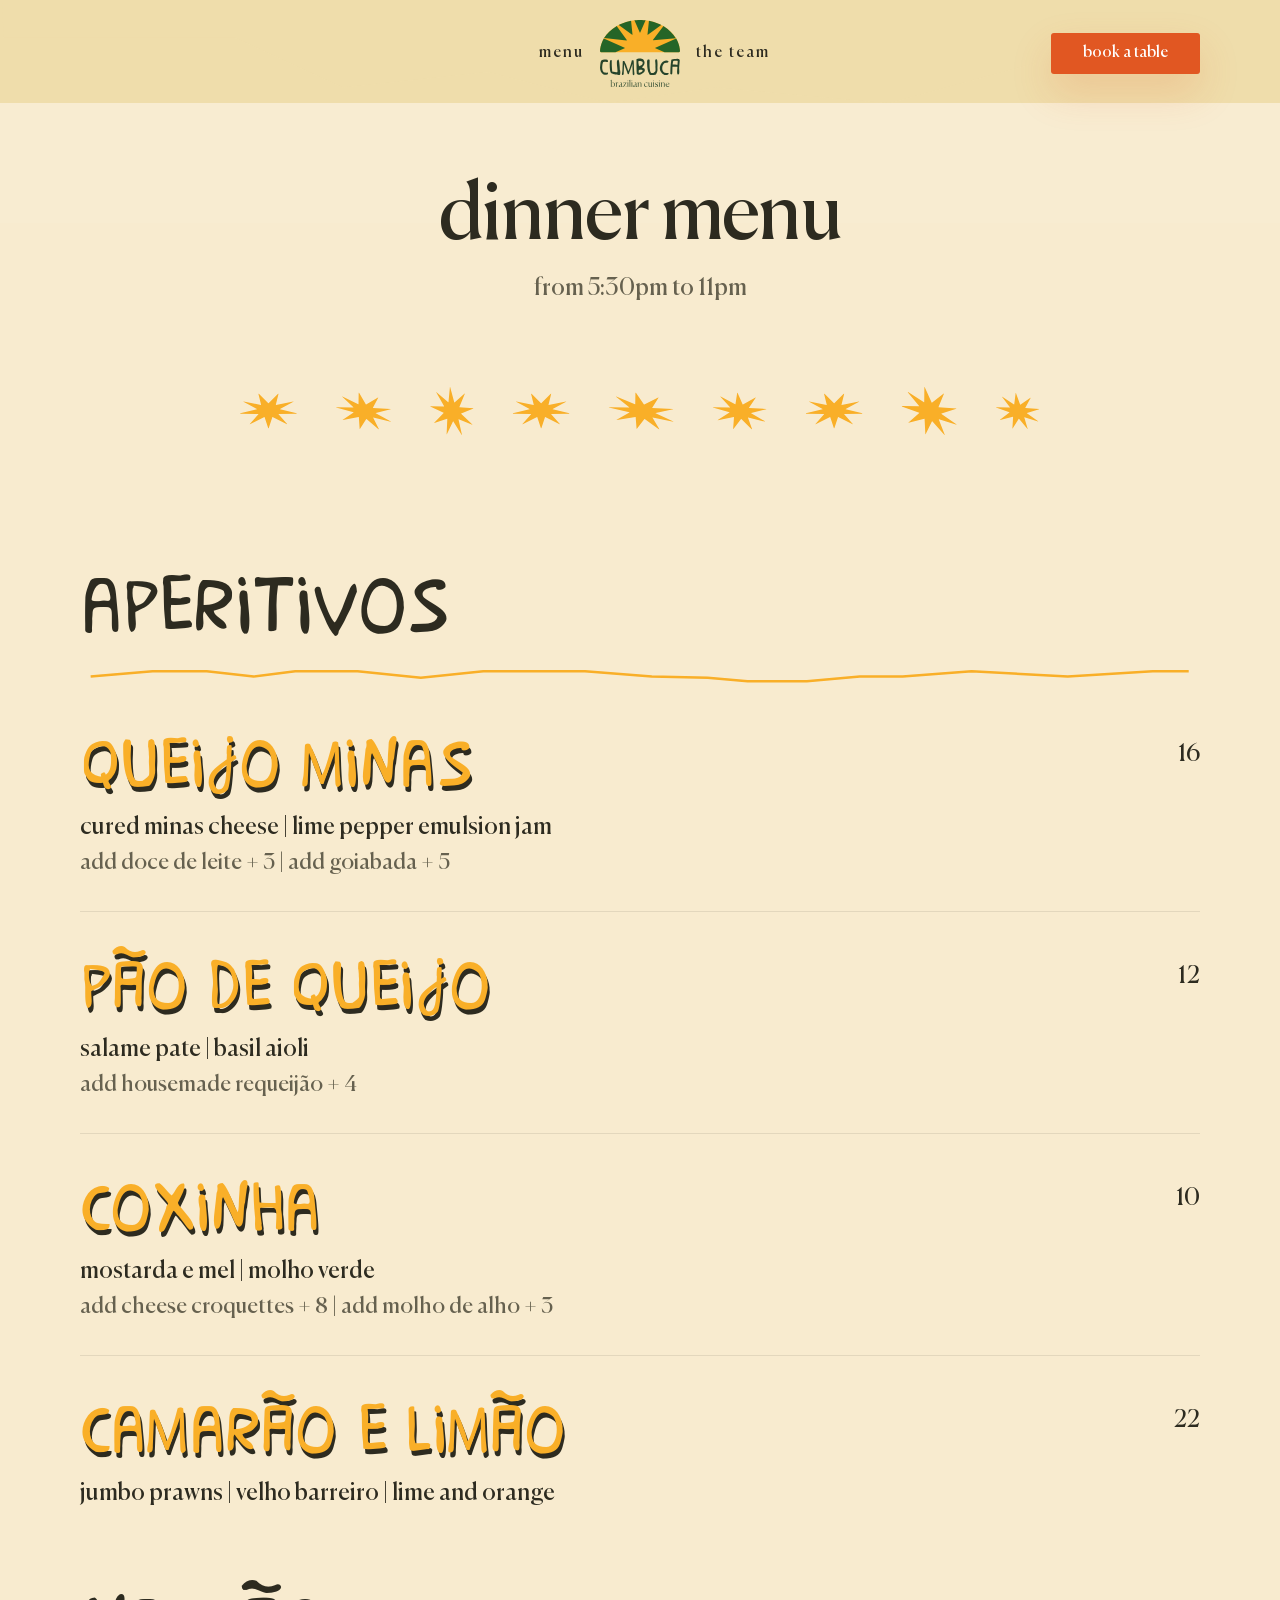
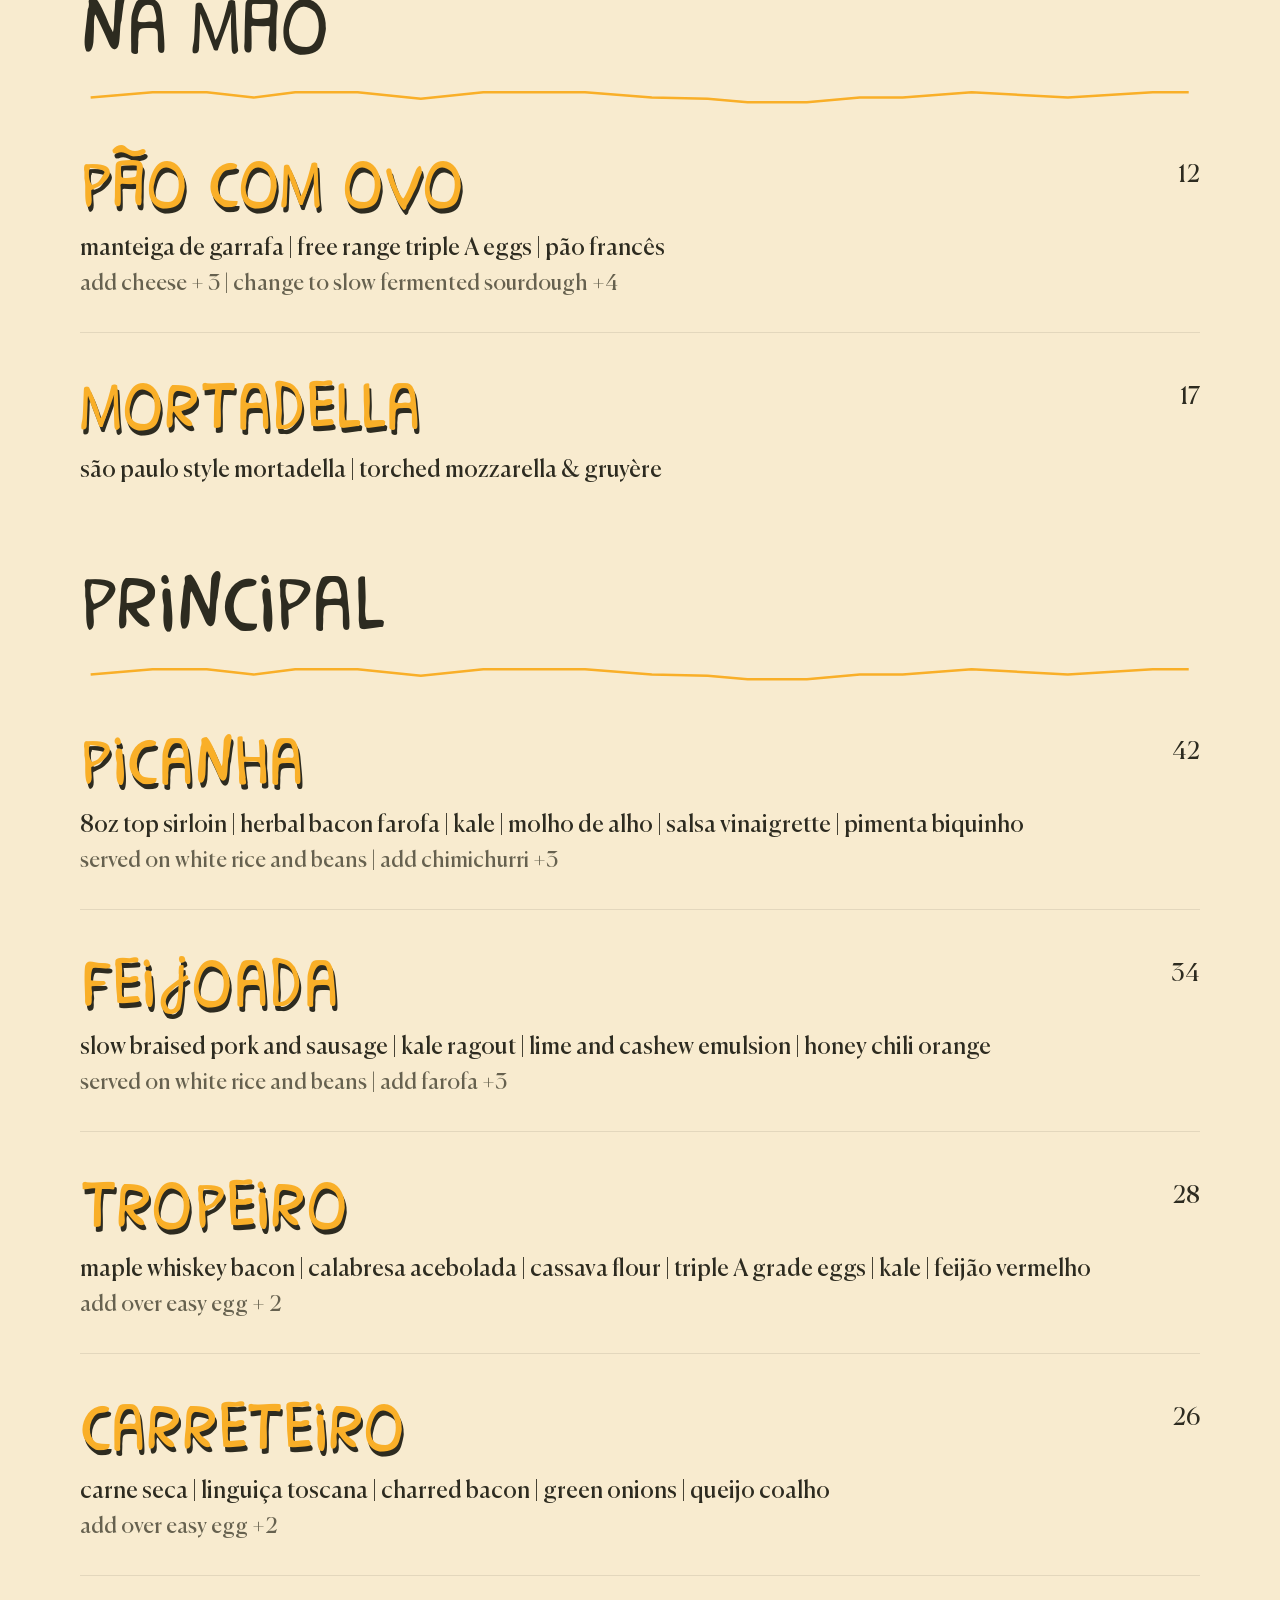
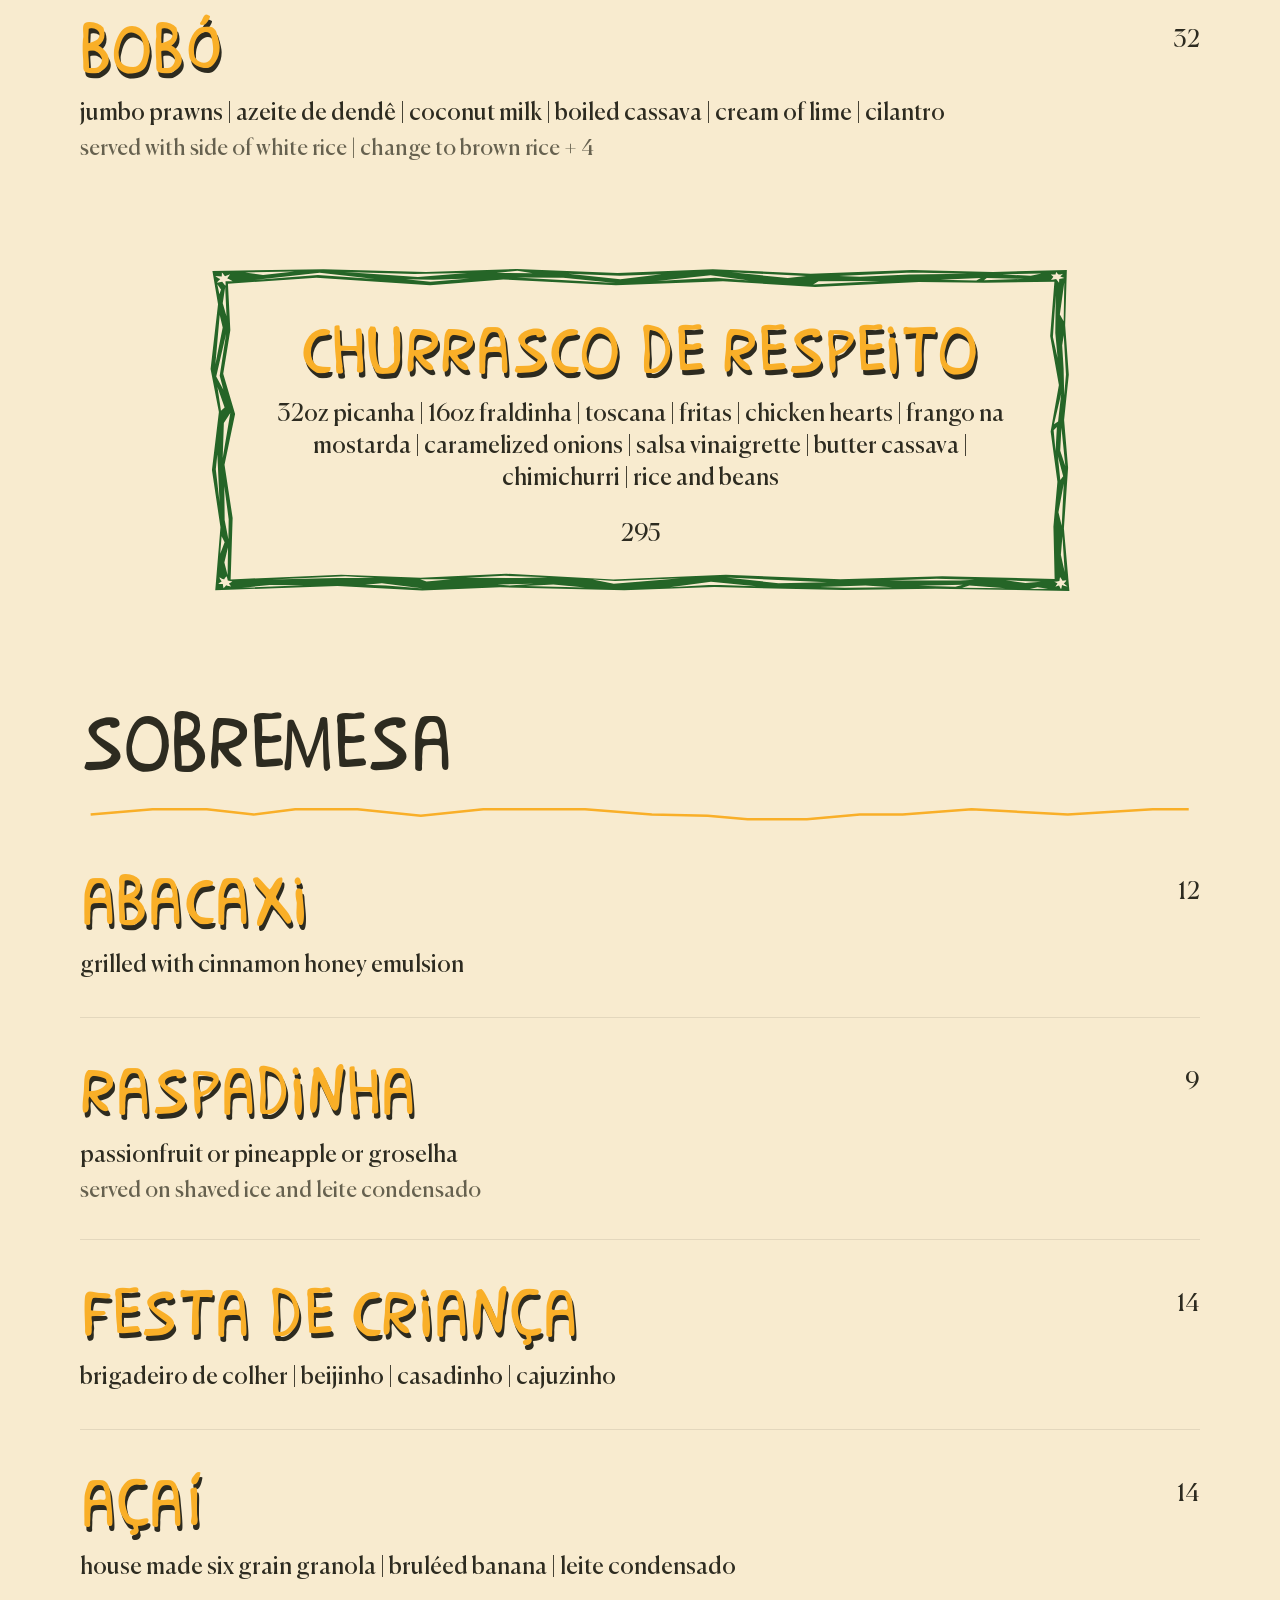
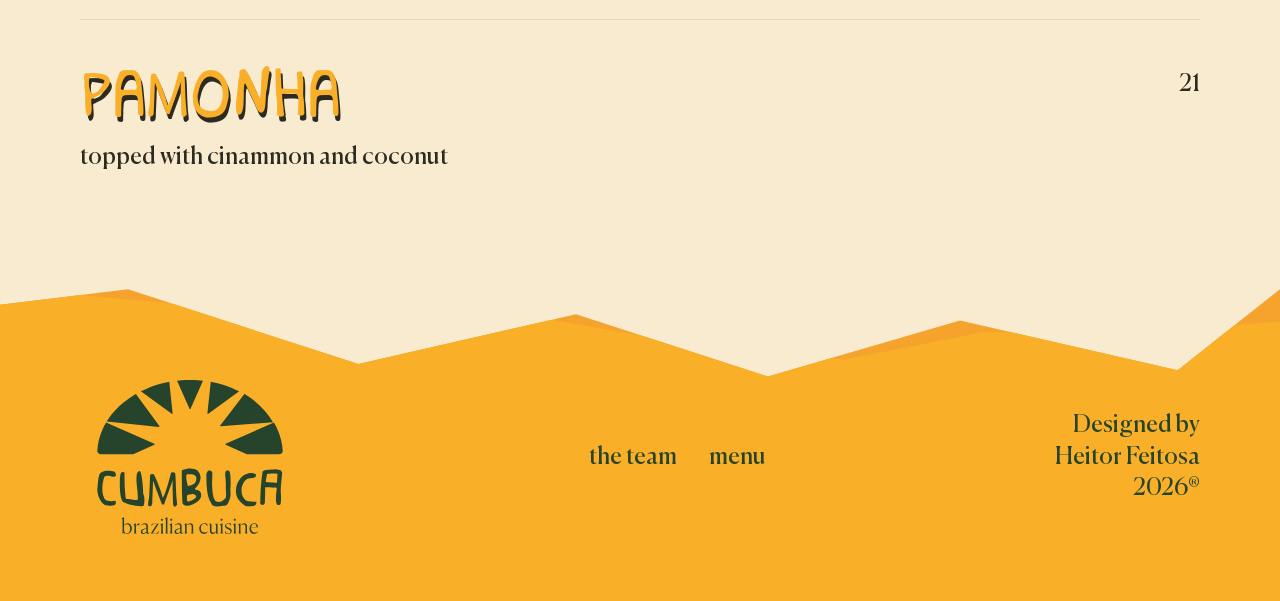
<file: menu.html>
<!DOCTYPE html>
<html lang="en">
  <head>
    <meta charset="UTF-8" />
    <meta name="viewport" content="width=device-width, initial-scale=1.0" />
    <title>Menu | Cumbuca</title>
    <link rel="preconnect" href="https://fonts.googleapis.com" />
    <link rel="preconnect" href="https://fonts.gstatic.com" crossorigin="anonymous" />
    <link
      href="https://fonts.googleapis.com/css2?family=Amatic+SC:wght@700;800&family=Inter:wght@400;500;600;700&display=swap"
      rel="stylesheet"
    />
    <link rel="stylesheet" href="styles.css" />
  </head>
  <body>
    <div class="site-shell">
      <header class="site-header">
        <div class="container header-inner">
          <div class="header-left">
            <a class="header-link" href="/Cumbuca/menu.html">Menu</a>
          </div>

          <a class="brand" href="index.html">
            <img src="assets/logo.svg" alt="Cumbuca logo" />
          </a>

          <div class="header-right">
            <a class="header-link" href="/Cumbuca/team.html">The Team</a>
            <a class="btn btn-primary" href="index.html#reserve">Book a Table</a>
          </div>
        </div>
      </header>

      <main>
        <section class="menu-hero">
          <div class="menu-hero-wave"></div>
          <div class="menu-hero-content">
            <h1 class="menu-title">dinner menu</h1>
            <p class="menu-subtitle">from 5:30pm to 11pm</p>
          </div>
          <div class="menu-decorative-row">
            <img src="assets/star-row.svg" alt="Decorative stars" />
          </div>
        </section>

        <div class="container menu-items-wrapper">
          <section class="menu-section" id="aperitivos">
            <div class="menu-section-header">
              <h2 class="menu-section-title">aperitivos</h2>
              <div class="menu-divider"></div>
            </div>

            <div class="menu-section-items">
              <article class="menu-item">
                <div class="menu-item-header">
                  <h3 class="menu-item-name">queijo minas</h3>
                  <p class="menu-item-price">16</p>
                </div>
                <div class="menu-item-description">
                  <p class="menu-item-main">cured minas cheese | lime pepper emulsion jam</p>
                  <p class="menu-item-notes">add doce de leite + 3 | add goiabada + 5</p>
                </div>
              </article>

              <article class="menu-item">
                <div class="menu-item-header">
                  <h3 class="menu-item-name">pão de queijo</h3>
                  <p class="menu-item-price">12</p>
                </div>
                <div class="menu-item-description">
                  <p class="menu-item-main">salame pate | basil aioli</p>
                  <p class="menu-item-notes">add housemade requeijão + 4</p>
                </div>
              </article>

              <article class="menu-item">
                <div class="menu-item-header">
                  <h3 class="menu-item-name">coxinha</h3>
                  <p class="menu-item-price">10</p>
                </div>
                <div class="menu-item-description">
                  <p class="menu-item-main">mostarda e mel | molho verde</p>
                  <p class="menu-item-notes">add cheese croquettes + 8 | add molho de alho + 3</p>
                </div>
              </article>

              <article class="menu-item">
                <div class="menu-item-header">
                  <h3 class="menu-item-name">camarão e limão</h3>
                  <p class="menu-item-price">22</p>
                </div>
                <div class="menu-item-description">
                  <p class="menu-item-main">jumbo prawns | velho barreiro | lime and orange</p>
                  <p class="menu-item-notes"></p>
                </div>
              </article>
            </div>
          </section>

          <section class="menu-section" id="na-mao">
            <div class="menu-section-header">
              <h2 class="menu-section-title">na mão</h2>
              <div class="menu-divider"></div>
            </div>

            <div class="menu-section-items">
              <article class="menu-item">
                <div class="menu-item-header">
                  <h3 class="menu-item-name">pão com ovo</h3>
                  <p class="menu-item-price">12</p>
                </div>
                <div class="menu-item-description">
                  <p class="menu-item-main">manteiga de garrafa | free range triple A eggs | pão francês</p>
                  <p class="menu-item-notes">add cheese + 3 | change to slow fermented sourdough +4</p>
                </div>
              </article>

              <article class="menu-item">
                <div class="menu-item-header">
                  <h3 class="menu-item-name">mortadella</h3>
                  <p class="menu-item-price">17</p>
                </div>
                <div class="menu-item-description">
                  <p class="menu-item-main">são paulo style mortadella | torched mozzarella & gruyère</p>
                  <p class="menu-item-notes"></p>
                </div>
              </article>
            </div>
          </section>

          <section class="menu-section" id="principal">
            <div class="menu-section-header">
              <h2 class="menu-section-title">principal</h2>
              <div class="menu-divider"></div>
            </div>

            <div class="menu-section-items">
              <article class="menu-item">
                <div class="menu-item-header">
                  <h3 class="menu-item-name">picanha</h3>
                  <p class="menu-item-price">42</p>
                </div>
                <div class="menu-item-description">
                  <p class="menu-item-main">8oz top sirloin | herbal bacon farofa | kale | molho de alho | salsa vinaigrette | pimenta biquinho</p>
                  <p class="menu-item-notes">served on white rice and beans  |  add chimichurri +3 </p>
                </div>
              </article>

              <article class="menu-item">
                <div class="menu-item-header">
                  <h3 class="menu-item-name">feijoada</h3>
                  <p class="menu-item-price">34</p>
                </div>
                <div class="menu-item-description">
                  <p class="menu-item-main">slow braised pork and sausage | kale ragout | lime and cashew emulsion | honey chili orange</p>
                  <p class="menu-item-notes">served on white rice and beans  |  add farofa  +3</p>
                </div>
              </article>

              <article class="menu-item">
                <div class="menu-item-header">
                  <h3 class="menu-item-name">tropeiro</h3>
                  <p class="menu-item-price">28</p>
                </div>
                <div class="menu-item-description">
                  <p class="menu-item-main">maple whiskey bacon | calabresa acebolada | cassava flour | triple A grade eggs | kale | feijão vermelho</p>
                  <p class="menu-item-notes">add over easy egg + 2</p>
                </div>
              </article>

              <article class="menu-item">
                <div class="menu-item-header">
                  <h3 class="menu-item-name">carreteiro</h3>
                  <p class="menu-item-price">26</p>
                </div>
                <div class="menu-item-description">
                  <p class="menu-item-main">carne seca | linguiça toscana | charred bacon | green onions | queijo coalho</p>
                  <p class="menu-item-notes">add over easy egg +2</p>
                </div>
              </article>

              <article class="menu-item">
                <div class="menu-item-header">
                  <h3 class="menu-item-name">bobó</h3>
                  <p class="menu-item-price">32</p>
                </div>
                <div class="menu-item-description">
                  <p class="menu-item-main">jumbo prawns | azeite de dendê | coconut milk | boiled cassava | cream of lime | cilantro</p>
                  <p class="menu-item-notes">served with side of white rice | change to brown rice + 4</p>
                </div>
              </article>
            </div>
          </section>

          <section class="menu-special" id="churrasco">
            <div class="menu-special-content">
              <h2 class="menu-special-title">churrasco de respeito</h2>
              <p class="menu-special-description">
                32oz picanha | 16oz fraldinha | toscana | fritas | 
chicken hearts | frango na mostarda | caramelized onions |
 salsa vinaigrette | butter cassava | chimichurri | rice and beans
              </p>
              <p class="menu-special-price">295</p>
            </div>
          </section>

          <section class="menu-section" id="sobremesa">
            <div class="menu-section-header">
              <h2 class="menu-section-title">sobremesa</h2>
              <div class="menu-divider"></div>
            </div>

            <div class="menu-section-items">
              <article class="menu-item">
                <div class="menu-item-header">
                  <h3 class="menu-item-name">abacaxi</h3>
                  <p class="menu-item-price">12</p>
                </div>
                <div class="menu-item-description">
                  <p class="menu-item-main">grilled with cinnamon honey emulsion</p>
                  <p class="menu-item-notes"></p>
                </div>
              </article>

              <article class="menu-item">
                <div class="menu-item-header">
                  <h3 class="menu-item-name">raspadinha</h3>
                  <p class="menu-item-price">9</p>
                </div>
                <div class="menu-item-description">
                  <p class="menu-item-main">passionfruit or pineapple or groselha</p>
                  <p class="menu-item-notes">served on shaved ice and leite condensado</p>
                </div>
              </article>

              <article class="menu-item">
                <div class="menu-item-header">
                  <h3 class="menu-item-name">festa de criança</h3>
                  <p class="menu-item-price">14</p>
                </div>
                <div class="menu-item-description">
                  <p class="menu-item-main">brigadeiro de colher | beijinho |
casadinho | cajuzinho</p>
                  <p class="menu-item-notes"></p>
                </div>
              </article>

              <article class="menu-item">
                <div class="menu-item-header">
                  <h3 class="menu-item-name">açaí</h3>
                  <p class="menu-item-price">14</p>
                </div>
                <div class="menu-item-description">
                  <p class="menu-item-main">house made six grain granola | bruléed banana | leite condensado</p>
                  <p class="menu-item-notes"></p>
                </div>
              </article>

              <article class="menu-item">
                <div class="menu-item-header">
                  <h3 class="menu-item-name">pamonha</h3>
                  <p class="menu-item-price">21</p>
                </div>
                <div class="menu-item-description">
                  <p class="menu-item-main">topped with cinammon and coconut</p>
                  <p class="menu-item-notes"></p>
                </div>
              </article>
            </div>
          </section>
        </div>
      </main>

      <footer class="site-footer">
        <div class="footer-frame">
          <div class="container footer-inner">
            <div class="footer-branding">
              <img src="assets/logo-negative.svg" alt="Cumbuca logo" class="footer-logo" />
            </div>
            <div class="footer-links">
              <a href="team.html">the team</a>
              <a href="menu.html">menu</a>
            </div>
            <div class="footer-designed">
              <p>Designed by</p>
              <p>Heitor Feitosa</p>
              <p>2026®</p>
            </div>
          </div>
        </div>
      </footer>
    </div>
  </body>
</html>
</file>
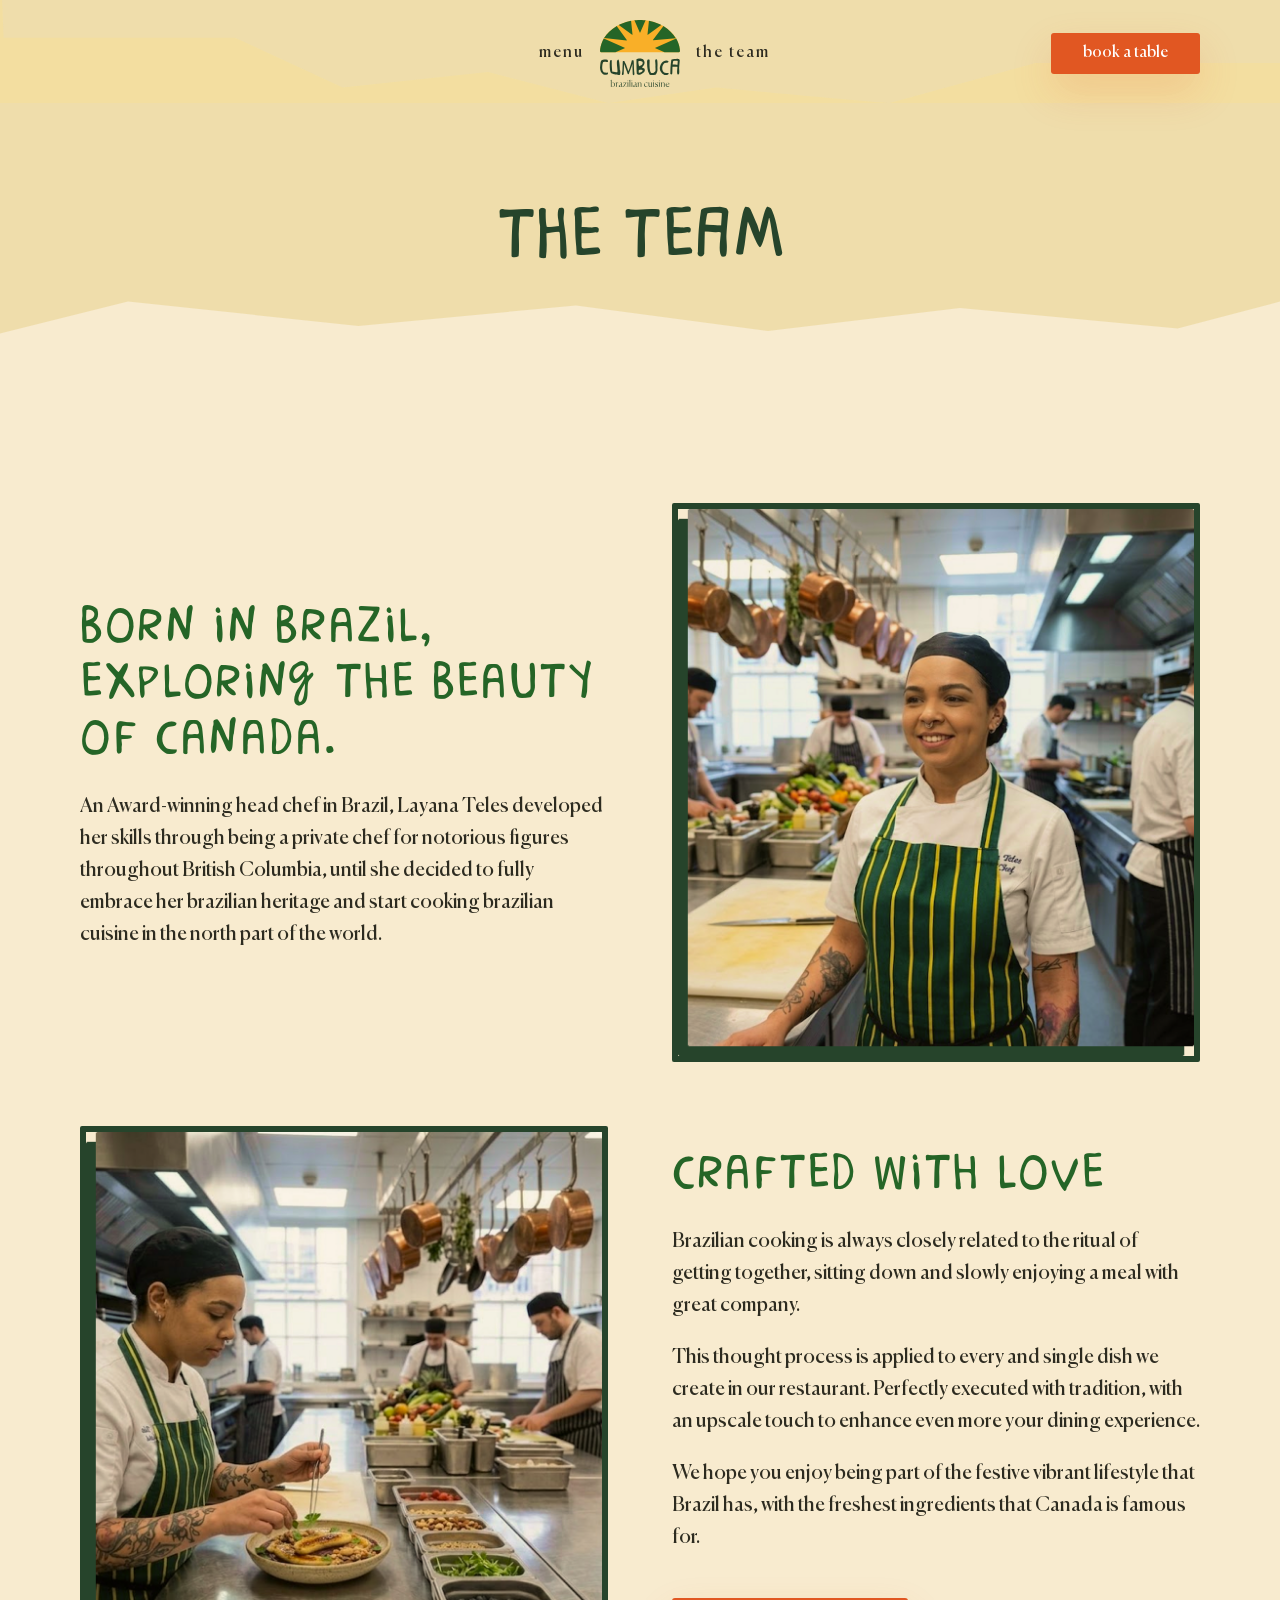
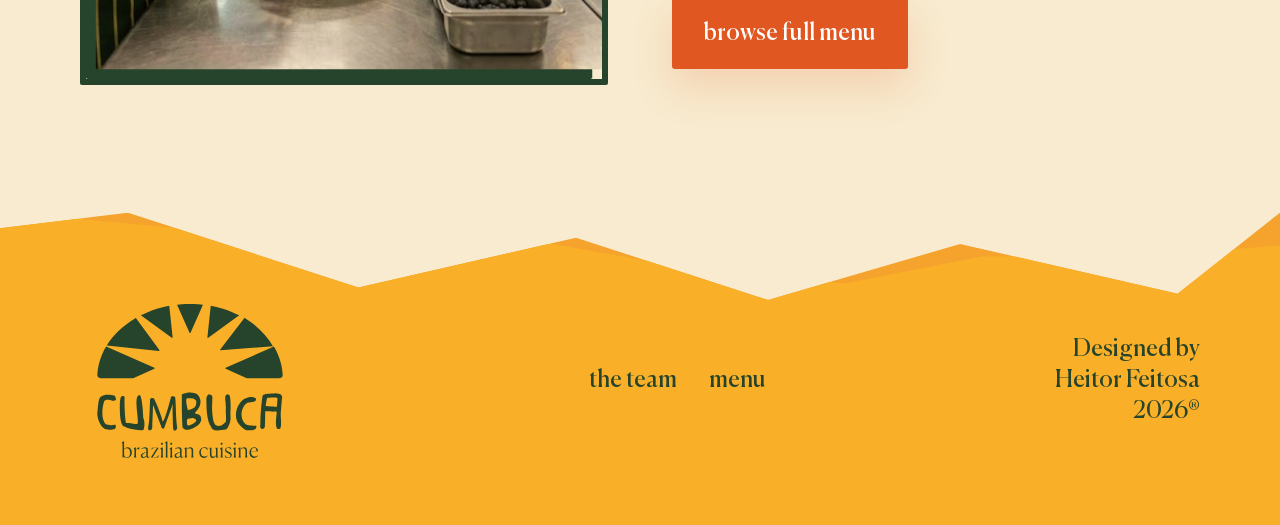
<file: team.html>
<!DOCTYPE html>
<html lang="en">
  <head>
    <meta charset="UTF-8" />
    <meta name="viewport" content="width=device-width, initial-scale=1.0" />
    <title>The Team | Cumbuca</title>
    <link rel="preconnect" href="https://fonts.googleapis.com" />
    <link rel="preconnect" href="https://fonts.gstatic.com" crossorigin="anonymous" />
    <link
      href="https://fonts.googleapis.com/css2?family=Amatic+SC:wght@700;800&family=Inter:wght@400;500;600;700&display=swap"
      rel="stylesheet"
    />
    <link rel="stylesheet" href="styles.css" />
  </head>
  <body>
    <div class="site-shell team-page">
      <header class="site-header">
        <div class="container header-inner">
          <div class="header-left">
            <a class="header-link" href="menu.html">Menu</a>
          </div>

          <a class="brand" href="index.html">
            <img src="assets/logo.svg" alt="Cumbuca logo" />
          </a>

          <div class="header-right">
            <a class="header-link" href="team.html">The Team</a>
            <a class="btn btn-primary" href="index.html#reserve">Book a Table</a>
          </div>
        </div>
      </header>

      <main>
        <section class="team-hero">
          <div class="team-hero-inner container">
            <h1 class="team-page-title">the team</h1>
          </div>
          <div class="team-hero-wave"></div>
        </section>

        <section class="team-content container">
          <div class="team-row team-row--reverse">
            <div class="team-copy">
              <h2>born in brazil, exploring the beauty of canada.</h2>
              <p>
                An Award-winning head chef in Brazil, Layana Teles developed her skills through being a private
                chef for notorious figures throughout British Columbia, until she decided to fully embrace her
                brazilian heritage and start cooking brazilian cuisine in the north part of the world.
              </p>
            </div>
            <div class="team-image team-image--hero">
              <img src="assets/lay-photo-1.png" alt="Chef in kitchen" />
            </div>
          </div>

          <div class="team-row">
            <div class="team-image team-image--hero">
              <img src="assets/lay-photo-2.png" alt="Kitchen team preparing food" />
            </div>
            <div class="team-copy">
              <h2>crafted with love</h2>
              <p>
                Brazilian cooking is always closely related to the ritual of getting together, sitting down and
                slowly enjoying a meal with great company.
              </p>
              <p>
                This thought process is applied to every and single dish we create in our restaurant. Perfectly
                executed with tradition, with an upscale touch to enhance even more your dining experience.
              </p>
              <p>
                We hope you enjoy being part of the festive vibrant lifestyle that Brazil has, with the freshest
                ingredients that Canada is famous for.
              </p>
              <a class="btn btn-primary team-page-btn" href="menu.html">browse full menu</a>
            </div>
          </div>
        </section>

        <footer class="site-footer">
          <div class="footer-frame">
            <div class="container footer-inner">
              <div class="footer-branding">
                <img src="assets/logo-negative.svg" alt="Cumbuca logo" class="footer-logo" />
              </div>
              <div class="footer-links">
                <a href="team.html">the team</a>
                <a href="menu.html">menu</a>
              </div>
              <div class="footer-designed">
                <p>Designed by</p>
                <p>Heitor Feitosa</p>
                <p>2026®</p>
              </div>
            </div>
          </div>
        </footer>
      </main>
    </div>
  </body>
</html>
</file>
<file: styles.css>
@font-face {
  font-family: "Canela Regular";
  src: url("assets/FontsFree-Net-Canela-Regular.ttf") format("truetype");
  font-weight: 400;
  font-style: normal;
  font-display: swap;
}

@font-face {
  font-family: "Brasilero";
  src: url("assets/Brasilero2018Free.otf") format("opentype");
  font-weight: 400;
  font-style: normal;
  font-display: swap;
}

:root {
  color-scheme: light;
  font-family: "Inter", sans-serif;
  font-size: 16px;
  color: #2d2b20;
  background: #f8ebcf;
  line-height: 1.6;
  --surface: #f8ebcf;
  --surface-soft: #fff2d4;
  --surface-strong: #f3d681;
  --text: #2d2b20;
  --muted: #66614f;
  --primary: #e15722;
  --secondary: #4f7c3b;
  --accent: #f3be45;
  --shadow: 0 20px 80px rgba(47, 44, 33, 0.08);
}

* {
  box-sizing: border-box;
}

html,
body {
  margin: 0;
  min-height: 100%;
}

body {
  background: var(--surface);
  font-family: "Canela Regular", serif;
}

img {
  display: block;
  max-width: 100%;
}

button,
input,
textarea,
a {
  font: inherit;
}

.container {
  width: min(1120px, calc(100% - 2rem));
  margin: 0 auto;
}

.site-header {
  padding: 1.25rem 0 1rem;
  position: sticky;
  top: 0;
  z-index: 10;
  background: #efddab;
  overflow: visible;
  font-family: "Canela Regular", serif;
}

.site-header::after {
  content: "";
  position: absolute;
  left: 0;
  right: 0;
  bottom: 0;
  height: 8rem;
  background: url("assets/top-frame-header.svg") bottom center / cover no-repeat;
  pointer-events: none;
  z-index: 0;
}

.header-inner {
  position: relative;
  z-index: 1;
  display: grid;
  grid-template-columns: 1fr auto 1fr;
  align-items: center;
  gap: 1rem;
}

.header-left,
.header-right {
  display: flex;
  align-items: center;
  gap: 250px;
}

.header-left {
  justify-content: flex-end;
}

.header-right {
  justify-content: flex-start;
}

.brand,
.footer-logo {
  text-decoration: none;
  color: var(--text);
  font-family: "Amatic SC", cursive;
  font-size: clamp(1.45rem, 2vw, 2rem);
  letter-spacing: 0.03em;
}

.brand img {
  display: block;
  width: auto;
  height: 4.2rem;
}

.footer-branding .footer-logo {
  display: block;
  max-width: 220px;
  width: auto;
  height: auto;
}

.header-link {
  color: var(--text);
  text-decoration: none;
  font-weight: 400;
  letter-spacing: 0.12em;
  text-transform: lowercase;
}

.header-right .btn {
  margin-left: auto;
}

.btn {
  display: inline-flex;
  align-items: center;
  justify-content: center;
  padding: 0.95rem 2rem;
  border-radius: 16px;
  text-decoration: none;
  transition: transform 0.2s ease, box-shadow 0.2s ease, background-color 0.2s ease;
  font-family: "Canela Regular", serif;
  font-weight: 400;
  text-transform: lowercase;
}

.header-link:hover {
  color: var(--secondary);
}

.site-nav {
  display: flex;
  align-items: center;
  gap: 1.5rem;
}

.site-nav a {
  text-decoration: none;
  color: var(--text);
  font-weight: 500;
  transition: color 0.2s ease;
}

.site-nav a:hover {
  color: var(--secondary);
}

.btn {
  display: inline-flex;
  align-items: center;
  justify-content: center;
  padding: 0.50rem 2rem;
  border-radius: 3px;
  text-decoration: none;
  transition: transform 0.2s ease, box-shadow 0.2s ease, background-color 0.2s ease;
  font-family: "Canela Regular", serif;
  font-weight: 400;
  text-transform: lowercase;
}

.btn:hover {
  transform: translateY(-5px);
}

.btn-primary {
  background: var(--primary);
  color: white;
  box-shadow: 0 18px 40px rgba(225, 87, 34, 0.18);
}

.btn-secondary {
  background: transparent;
  border: 2px solid var(--secondary);
  color: var(--secondary);
}

.btn-tertiary {
  background: white;
  border: 1px solid rgba(255, 255, 255, 0.35);
  color: #2d2b20;
}

.hero {
  position: relative;
  min-height: 78vh;
  display: grid;
  place-items: center;
  overflow: hidden;
  background: url("assets/header-banner-feijoada.png") center/cover no-repeat;
}

.hero::before {
  content: "";
  position: absolute;
  inset: 0;
  background: none;
}

.hero-overlay {
  display: none;
}

.hero-inner {
  position: relative;
  z-index: 1;
  padding-top: 5rem;
  padding-bottom: 5rem;
  display: grid;
  place-items: center;
  text-align: center;
}

.hero-copy {
  max-width: 760px;
  color: white;
}

.hero h1 {
  margin: 0;
  font-family: "Canela Regular", serif;
  font-weight: 400;
  font-size: clamp(3rem, 5vw, 5.6rem);
  line-height: 1;
  letter-spacing: -0.04em;
  color: white;
  text-shadow: 0 20px 40px rgba(0, 0, 0, 0.25);
}

.hero h1 .highlight {
  color: #f3be45;
}

.hero-text {
  display: none;
}

.hero-actions {
  display: flex;
  justify-content: center;
  gap: 1rem;
  flex-wrap: wrap;
  margin-top: 2rem;
}

.button-reserve {
  background: var(--primary);
  color: white;
}

.hero-actions {
  display: flex;
  flex-wrap: wrap;
  gap: 1rem;
}

.stars-divider {
  position: relative;
  display: flex;
  justify-content: center;
  padding: 0;
  margin-top: -1.5rem;
  margin-bottom: -0.5rem;
  z-index: 2;
}

.stars-divider img {
  display: block;
  width: min(100%, 720px);
  height: auto;
  transition: transform 0.25s ease;
}

.stars-divider img:hover {
  transform: scale(1.2);
}

.story-section {
  padding: 3rem 0 0;
}

.story-card {
  display: grid;
  grid-template-columns: 0.95fr 1.15fr;
  gap: 0.85rem;
  align-items: stretch;
  background: transparent;
  border: none;
  border-radius: 0;
  box-shadow: none;
  overflow: hidden;
}

.story-visual {
  min-height: auto;
  overflow: hidden;
}

.story-visual img {
  width: 100%;
  height: 100%;
  object-fit: cover;
}

.story-copy {
  padding: 3rem;
  display: flex;
  flex-direction: column;
  justify-content: center;
}

.story-title {
  margin: 0 0 1.5rem;
  font-family: "Brasilero", serif;
  font-weight: 400;
  font-size: 48px;
  line-height: 1.05;
  letter-spacing: -0.03em;
  color: #4f7c3b;
}

.story-description {
  margin: 0 0 1.5rem;
  font-family: "Canela Regular", serif;
  font-size: 18px;
  line-height: 1.5;
  color: var(--muted);
  max-width: 42rem;
}

.story-description:last-of-type {
  margin-bottom: 0;
}

.gallery-section {
  padding: 4rem 0 0;
}

.gallery-heading-wrap {
  display: flex;
  align-items: center;
  justify-content: center;
  gap: 1rem;
  margin-bottom: 2.5rem;
}

.gallery-star {
  width: 4rem;
  height: auto;
}

.gallery-heading {
  margin: 0;
  font-family: "Brasilero", serif;
  font-weight: 400;
  font-size: 76px;
  line-height: 1;
  text-align: center;
  color: #4f7c3b;
}

.gallery-grid {
  display: grid;
  grid-template-columns: repeat(3, minmax(0, 1fr));
  gap: 2.5rem;
}

.gallery-item {
  aspect-ratio: 1 / 1;
  position: relative;
  overflow: hidden;
  display: block;
  background: transparent;
}

.words-row {
  display: flex;
  justify-content: center;
  padding: 1.5rem 0 0;
}

.words-row img {
  max-width: 100%;
  padding-top: 32px;
  width: min(860px, 100%);
  display: block;
}

.curved-section {
  display: grid;
  grid-template-columns: 1fr 0.95fr;
  gap: 1.5rem;
  align-items: center;
  padding: 1.5rem 0 3rem;
}

.curved-left {
  display: flex;
  justify-content: center;
}

.curved-card {
  position: relative;
  width: min(520px, 100%);
  aspect-ratio: 16 / 9;
  display: grid;
  place-items: center;
  overflow: visible;
}

.curved-star {
  position: absolute;
  width: 55%;
  height: auto;
  max-width: 240px;
  transform: translateY(5%);
  z-index: 0;
}

.curved-text-svg {
  position: relative;
  width: 100%;
  height: auto;
  z-index: 1;
  overflow: visible;
}

.curved-text-svg {
  position: relative;
  width: 100%;
  height: auto;
  z-index: 1;
}

.curved-right {
  min-height: 1px;
  display: flex;
  flex-direction: column;
  align-items: flex-start;
  justify-content: center;
  text-align: left;
  padding: 1rem 0;
}

.curved-description {
  margin: 0 0 1.75rem;
  max-width: 38rem;
  font-family: "Canela Regular", serif;
  font-size: 18px;
  line-height: 1.5;
  color: var(--muted);
}

.curved-actions {
  display: flex;
  justify-content: flex-start;
  flex-wrap: wrap;
  gap: 1rem;
}

.gallery-item img {
  width: 100%;
  height: 100%;
  object-fit: cover;
  display: block;
}


.invite-section {
  padding: 4rem 0 5rem;
}

.invite-card {
  display: grid;
  grid-template-columns: 1fr;
  gap: 1.5rem;
  padding: 3rem;
  border-radius: 2rem;
  background: #fff9dd;
  border: 1px solid rgba(226, 139, 53, 0.15);
  box-shadow: var(--shadow);
}

.invite-burst {
  align-self: start;
  display: inline-flex;
  padding: 1.4rem 1.8rem;
  background: linear-gradient(135deg, #f7c657 0%, #f6a953 100%);
  color: #2c2a20;
  font-family: "Amatic SC", cursive;
  font-size: 2.1rem;
  line-height: 1;
  border-radius: 2rem;
  box-shadow: 0 18px 35px rgba(225, 87, 34, 0.14);
}

.invite-card p {
  margin: 0;
  color: var(--muted);
  font-size: 1.05rem;
}

.invite-actions {
  display: flex;
  flex-wrap: wrap;
  gap: 1rem;
}

.site-footer {
  position: relative;
  overflow: hidden;
}

.footer-frame {
  position: relative;
  background: #f5a32d;
  background-image: url("assets/bottom-frame-footer.svg");
  background-repeat: no-repeat;
  background-position: top center;
  background-size: cover;
  padding: 4.5rem 0 3rem;
  clip-path: polygon(0 5%, 10% 0, 28% 24%, 45% 8%, 60% 28%, 75% 10%, 92% 26%, 100% 0, 100% 100%, 0 100%);
  -webkit-clip-path: polygon(0 5%, 10% 0, 28% 24%, 45% 8%, 60% 28%, 75% 10%, 92% 26%, 100% 0, 100% 100%, 0 100%);
}

.footer-inner {
  position: relative;
  z-index: 1;
  display: flex;
  justify-content: space-between;
  align-items: center;
  gap: 2rem;
  min-height: 12rem;
}

.footer-branding {
  display: flex;
  flex-direction: column;
  gap: 0.75rem;
}

.footer-branding p {
  margin: 0;
  color: #26442b;
  font-family: "Canela Regular", serif;
  font-size: 20px;
}

.footer-links {
  display: flex;
  gap: 2rem;
  flex-wrap: wrap;
}

.footer-links a {
  color: #26442b;
  text-decoration: none;
  font-family: "Canela Regular", serif;
  font-size: 24px;
  text-transform: lowercase;
}

.footer-designed {
  text-align: right;
  font-family: "Canela Regular", serif;
  font-size: 24px;
  line-height: 1.3;
  color: #26442b;
}

.footer-designed p {
  margin: 0;
}

@media (max-width: 900px) {
  .site-nav {
    display: none;
  }

  .hero-inner {
    padding: 3rem 0;
  }

  .story-card {
    grid-template-columns: 1fr;
  }

  .story-copy {
    padding: 2rem;
  }

  .footer-inner {
    flex-direction: column;
    align-items: flex-start;
  }
}

@media (max-width: 680px) {
  .container {
    width: min(100%, calc(100% - 1.5rem));
  }

  .header-inner {
    flex-wrap: wrap;
    justify-content: center;
  }

  .hero h1 {
    font-size: clamp(2.5rem, 10vw, 4.2rem);
  }

  .hero-text {
    font-size: 1rem;
  }

  .story-copy h2 {
    font-size: 2.1rem;
  }

  .gallery-grid {
    grid-template-columns: repeat(2, minmax(0, 1fr));
  }

  .invite-card {
    padding: 2rem;
  }

  .footer-inner {
    align-items: stretch;
  }
}

@media (max-width: 520px) {
  .btn {
    width: 100%;
  }

  .hero-actions,
  .invite-actions {
    flex-direction: column;
  }

  .gallery-grid {
    grid-template-columns: 1fr;
  }
}

/* Menu Page Styles */

.menu-hero {
  position: relative;
  min-height: 45vh;
  display: flex;
  flex-direction: column;
  align-items: center;
  justify-content: center;
  background: var(--surface);
  overflow: hidden;
}

.menu-hero-wave {
  position: absolute;
  top: -80px;
  left: 50%;
  transform: translateX(-50%);
  width: 120%;
  height: 200px;
  background: url("data:image/svg+xml,%3Csvg width='1448' height='349' viewBox='0 0 1448 349' fill='none' xmlns='http://www.w3.org/2000/svg'%3E%3Cpath d='M0 174.5C241.333 116.167 482.667 57.8333 724 57.8333C965.333 57.8333 1206.67 116.167 1448 174.5V349H0V174.5Z' fill='%23f9eed4' opacity='0.3'/%3E%3C/svg%3E") center/cover no-repeat;
}

.menu-hero-content {
  position: relative;
  z-index: 1;
  text-align: center;
  padding: 2rem;
}

.menu-title {
  margin: 0;
  font-family: "Canela Regular", serif;
  font-weight: 400;
  font-size: clamp(3rem, 8vw, 5rem);
  line-height: 1;
  letter-spacing: -0.02em;
  color: var(--text);
  text-transform: lowercase;
}

.menu-subtitle {
  margin: 0.75rem 0 0;
  font-family: "Canela Regular", serif;
  font-weight: 400;
  font-size: 24px;
  color: var(--muted);
  text-transform: lowercase;
}

.menu-decorative-row {
  display: flex;
  justify-content: center;
  padding: 2rem 0;
  margin-top: 1rem;
  position: relative;
  z-index: 1;
}

.menu-decorative-row img {
  max-width: 100%;
  width: min(800px, 100%);
  display: block;
}

.menu-items-wrapper {
  padding: 3rem 0;
}

.menu-section {
  margin-bottom: 4rem;
  position: relative;
}

.menu-section-header {
  margin-bottom: 3rem;
}

.menu-section-title {
  margin: 0 0 1rem;
  font-family: "Brasilero", serif;
  font-weight: 400;
  font-size: 90px;
  line-height: 1;
  color: var(--text);
  text-transform: lowercase;
  letter-spacing: -0.02em;
}

.menu-divider {
  height: 28px;
  background-image: url("assets/menu-divider.svg");
  background-repeat: no-repeat;
  background-position: center;
  background-size: contain;
  opacity: 1;
}

.menu-section-items {
  display: flex;
  flex-direction: column;
  gap: 3rem;
}

.menu-item {
  display: flex;
  flex-direction: column;
  gap: 0.75rem;
  border-bottom: 1px solid rgba(45, 43, 32, 0.1);
  padding-bottom: 2rem;
}

.menu-item:last-child {
  border-bottom: none;
  padding-bottom: 0;
}

.menu-item-header {
  display: flex;
  justify-content: space-between;
  align-items: flex-start;
  gap: 1rem;
}

.menu-item-name {
  margin: 0;
  font-family: "ASA BRANCA 1.0", "Brasilero", serif;
  font-weight: 400;
  font-size: 76px;
  line-height: 45px;
  color: #f9af28;
  text-transform: lowercase;
  letter-spacing: -0.01em;
  text-shadow: 2px 5px 0px var(--text);
  white-space: nowrap;
  flex: 1;
  padding-bottom: 16px;
}

.menu-item-price {
  margin: 0;
  font-family: "Canela Regular", serif;
  font-weight: 400;
  font-size: 24px;
  line-height: 32px;
  color: var(--text);
  white-space: nowrap;
}

.menu-item-description {
  display: flex;
  flex-direction: column;
  gap: 0.25rem;
}

.menu-item-main {
  margin: 0;
  font-family: "Canela Regular", serif;
  font-weight: 400;
  font-size: 24px;
  line-height: 32px;
  color: var(--text);
}

.menu-item-notes {
  margin: 0;
  font-family: "Canela Regular", serif;
  font-weight: 300;
  font-size: 22px;
  line-height: 32px;
  color: var(--muted);
}

.menu-special {
  margin: 4rem 0;
  display: flex;
  align-items: center;
  justify-content: center;
}

.menu-special-content {
  position: relative;
  width: min(860px, 100%);
  max-width: 860px;
  padding: 6rem 3.5rem 5rem;
  text-align: center;
  background: url("assets/frame.svg") center/contain no-repeat;
  background-color: transparent;
}

.menu-special-title {
  margin: 0 0 1.75rem;
  font-family: "ASA BRANCA 1.0", "Brasilero", serif;
  font-weight: 400;
  font-size: 76px;
  line-height: 45px;
  color: #f9af28;
  text-transform: lowercase;
  letter-spacing: -0.01em;
  text-shadow: 2px 5px 0px var(--text);
}

.menu-special-description {
  margin: 0 0 1.5rem;
  font-family: "Canela Regular", serif;
  font-weight: 400;
  font-size: 24px;
  line-height: 32px;
  color: var(--text);
}

.menu-special-price {
  margin: 0;
  font-family: "Canela Regular", serif;
  font-weight: 400;
  font-size: 24px;
  line-height: 32px;
  color: var(--text);
}

.team-page .site-header {
  background: rgba(243, 222, 158, 0.95);
}

.team-hero {
  position: relative;
  background: #efddab;
  padding: 0 0 4rem;
  overflow: hidden;
}

.team-hero-inner {
  position: relative;
  z-index: 1;
  display: flex;
  justify-content: center;
  align-items: center;
  min-height: 16rem;
}

.team-page-title {
  margin: 0;
  font-family: "Brasilero", serif;
  font-weight: 400;
  font-size: clamp(3rem, 7vw, 5rem);
  line-height: 1;
  color: #26442b;
  text-transform: lowercase;
}

.team-hero-wave {
  position: absolute;
  bottom: 0;
  left: 0;
  width: 100%;
  height: 8rem;
  background: var(--surface);
  clip-path: polygon(0 30%, 10% 5%, 28% 24%, 45% 8%, 60% 28%, 75% 10%, 92% 26%, 100% 5%, 100% 100%, 0 100%);
}

.team-content {
  padding: 5rem 0 4rem;
}

.team-row {
  display: grid;
  grid-template-columns: repeat(2, minmax(0, 1fr));
  gap: 4rem;
  align-items: center;
  margin-bottom: 4rem;
}

.team-copy {
  max-width: 560px;
}

.team-copy h2 {
  margin: 0 0 1.75rem;
  font-family: "Brasilero", serif;
  font-weight: 400;
  font-size: 56px;
  line-height: 1;
  color: #256527;
  letter-spacing: 0.03em;
}

.team-copy p {
  margin: 0 0 1.25rem;
  font-family: "Canela Regular", serif;
  font-size: 20px;
  line-height: 32px;
  color: var(--text);
}

.team-image {
  position: relative;
  overflow: hidden;
}

.team-image img {
  width: 100%;
  height: 100%;
  object-fit: cover;
  display: block;
  border: 6px solid #26442b;
  border-radius: 2px;
  box-shadow: -10px 10px 0 rgba(38, 68, 43, 0.12);
}

.team-page-btn {
  margin-top: 1.5rem;
  display: inline-flex;
  justify-content: center;
  padding: 1rem 2rem;
  font-size: 24px;
}

@media (max-width: 980px) {
  .team-row {
    grid-template-columns: 1fr;
    gap: 3rem;
  }

  .team-copy h2 {
    font-size: clamp(2.4rem, 6vw, 3.8rem);
  }
}

@media (max-width: 680px) {
  .team-hero {
    padding: 0 0 2.5rem;
  }

  .team-hero-inner {
    min-height: auto;
    padding: 0 1rem;
  }

  .team-page-title {
    font-size: 3rem;
  }

  .team-content {
    padding: 2rem 0 3rem;
  }

  .team-row {
    gap: 2rem;
  }

  .team-copy h2 {
    font-size: 2.6rem;
  }

  .team-copy p {
    font-size: 20px;
    line-height: 30px;
  }

  .team-page-btn {
    width: 100%;
  }

  .team-footer-inner {
    flex-direction: column;
    align-items: flex-start;
  }

  .team-footer-designed {
    text-align: left;
  }
}

@media (max-width: 768px) {
  .menu-title {
    font-size: clamp(2rem, 6vw, 3.5rem);
  }

  .menu-section-title {
    font-size: 60px;
  }

  .menu-item-name {
    font-size: 56px;
    line-height: 35px;
  }

  .menu-items-wrapper {
    padding: 2rem 0;
  }

  .menu-section {
    margin-bottom: 3rem;
  }

  .menu-section-items {
    gap: 2rem;
  }

  .menu-item {
    gap: 0.5rem;
    padding-bottom: 1.5rem;
  }
}
</file>
